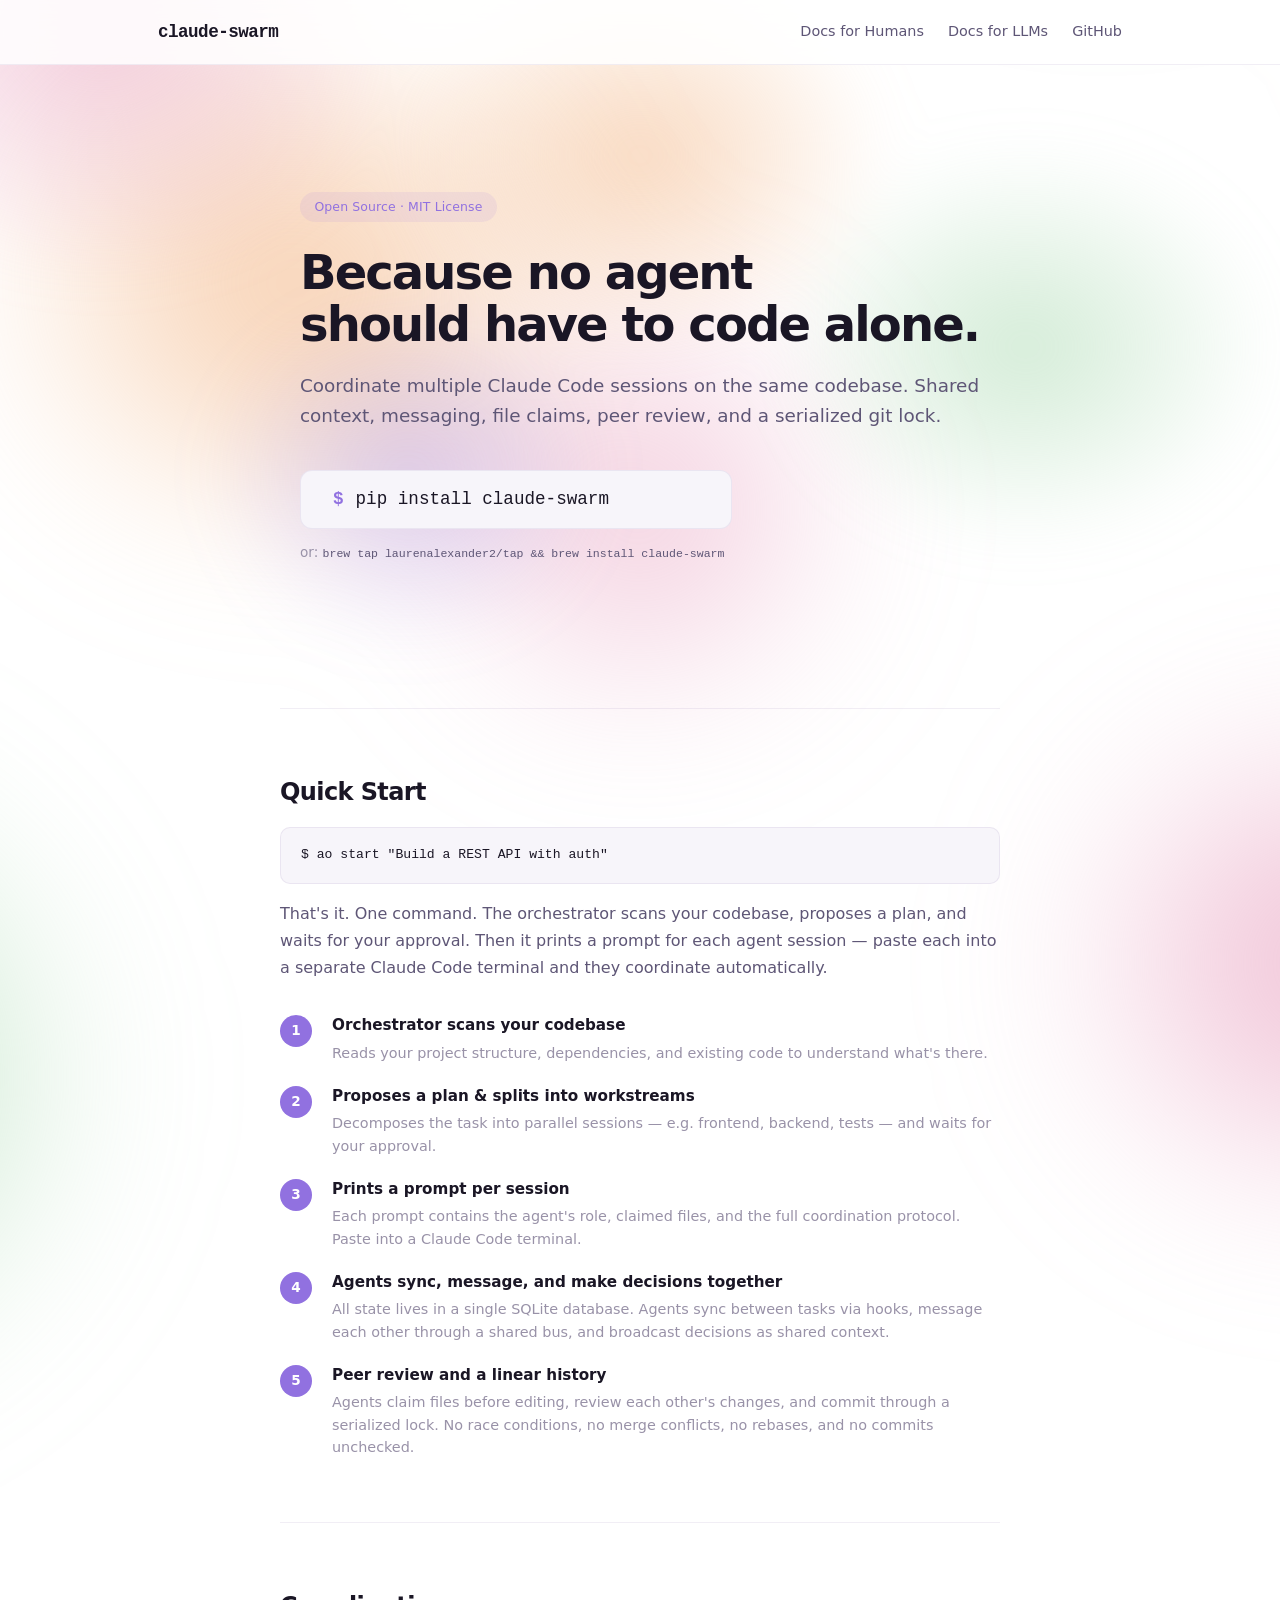
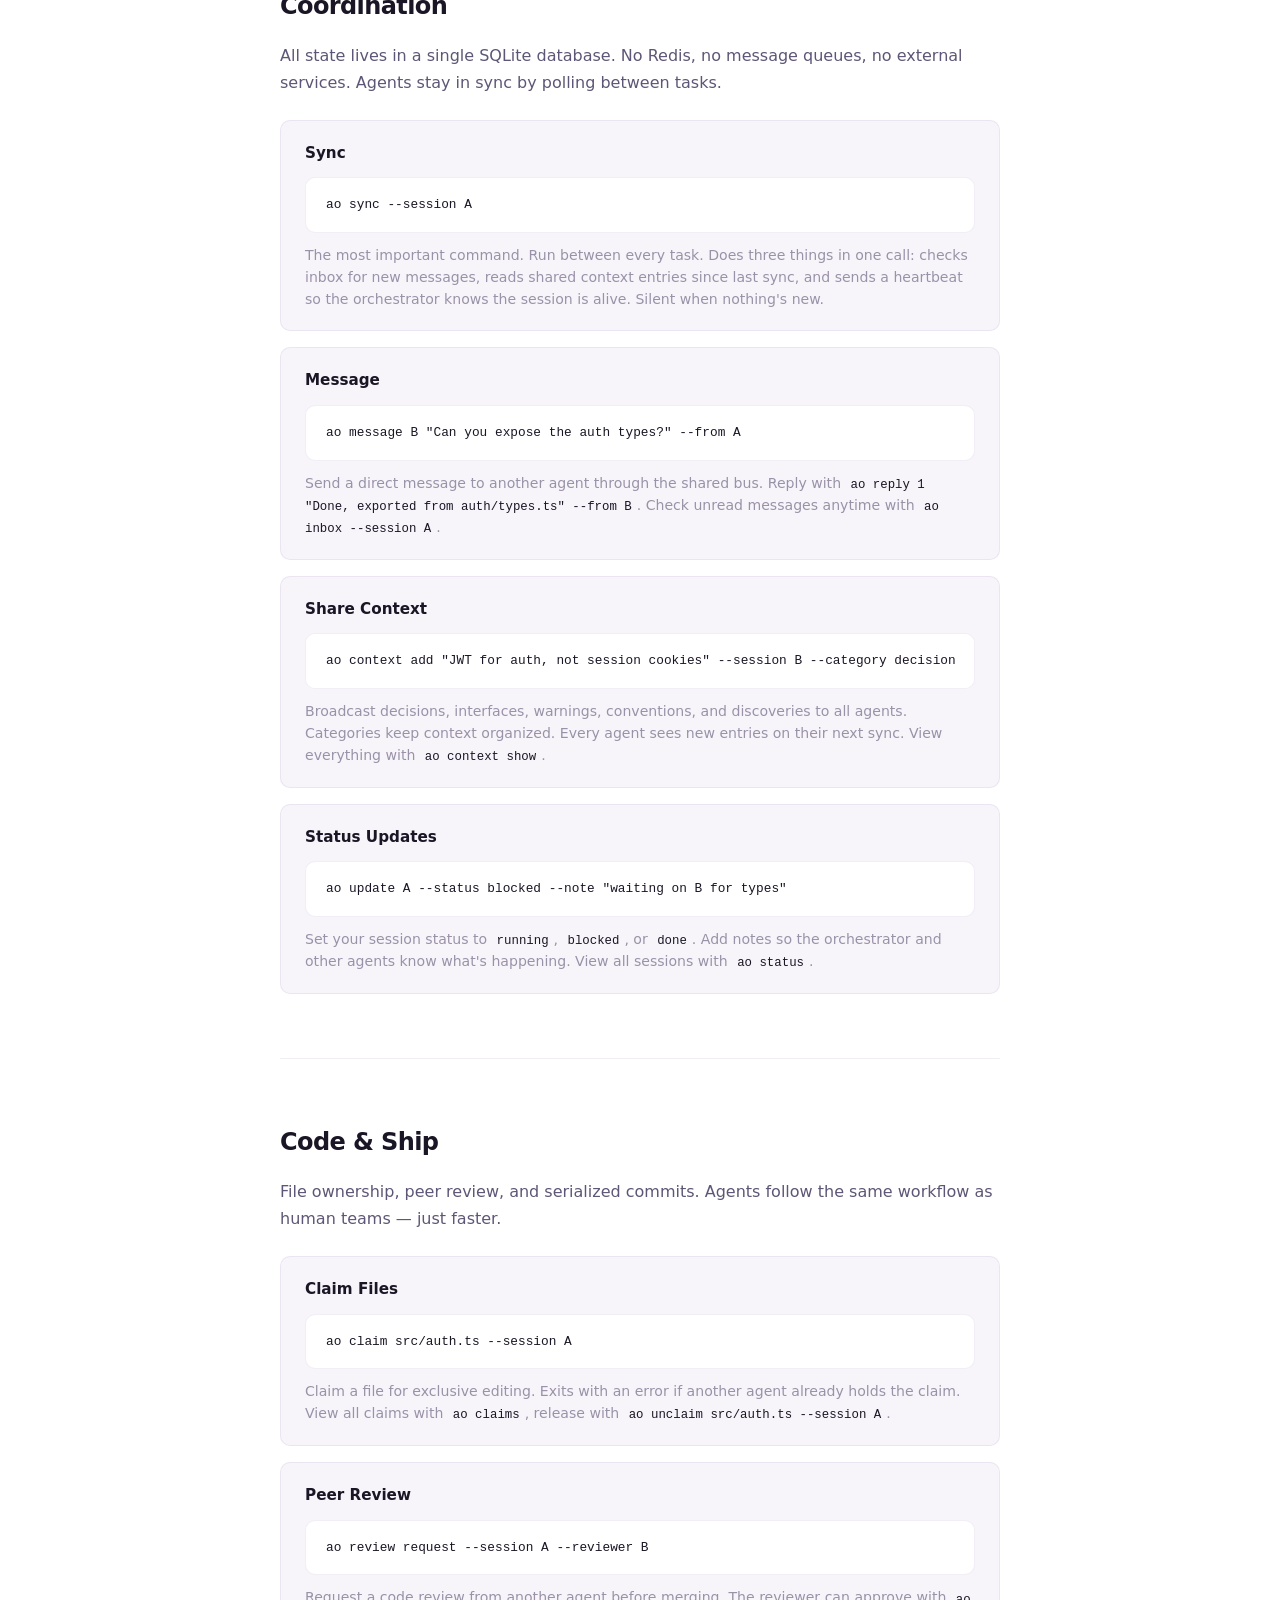
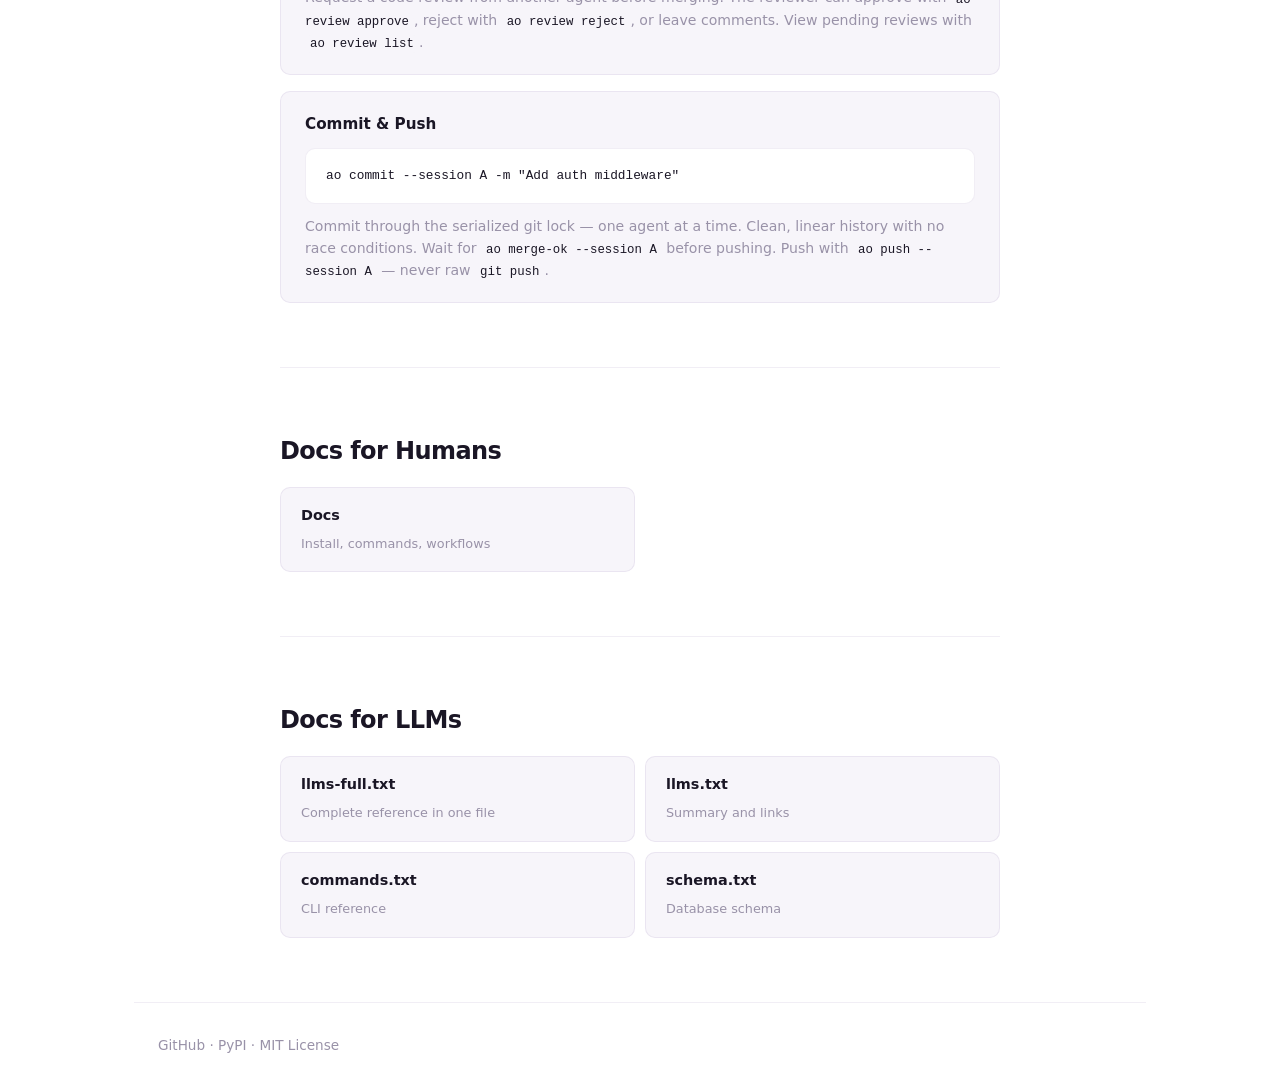
<file: docs/index.html>
<!DOCTYPE html>
<html lang="en">
<head>
<meta charset="utf-8">
<meta name="viewport" content="width=device-width, initial-scale=1">
<title>claude-swarm</title>
<link rel="stylesheet" href="style.css">
</head>
<body>
<nav><div class="inner">
  <a href="index.html" class="logo">claude-swarm</a>
  <div class="nav-links">
    <a href="docs.html">Docs for Humans</a>
    <details><summary>Docs for LLMs</summary><div class="dropdown">
      <a href="llms.txt">llms.txt <span>&mdash; summary and links</span></a>
      <a href="llms-full.txt">llms-full.txt <span>&mdash; complete reference</span></a>
      <a href="commands.txt">commands.txt <span>&mdash; CLI reference</span></a>
      <a href="schema.txt">schema.txt <span>&mdash; database schema</span></a>
    </div></details>
    <a href="https://github.com/laurenalexander2/agent-orchestrator">GitHub</a>
  </div>
</div></nav>

<main>
<div class="hero">
  <div class="hero-inner">
    <div class="badge">Open Source &middot; MIT License</div>
    <h1><span class="line1">Because no agent</span><br><span class="line2">should have to code alone.</span></h1>
    <p class="hero-sub">Coordinate multiple Claude Code sessions on the same codebase. Shared context, messaging, file claims, peer review, and a serialized git lock.</p>
    <div class="install-row">
      <div class="install-cmd" onclick="navigator.clipboard.writeText('pip install claude-swarm')">
        <span class="prompt">$</span> pip install claude-swarm
        <span class="copy-hint">Click to copy</span>
      </div>
    </div>
    <p class="install-alt">or: <code>brew tap laurenalexander2/tap && brew install claude-swarm</code></p>
  </div>
</div>

<div class="section">
  <h2>Quick Start</h2>
  <pre>$ ao start "Build a REST API with auth"</pre>
  <p>That's it. One command. The orchestrator scans your codebase, proposes a plan, and waits for your approval. Then it prints a prompt for each agent session &mdash; paste each into a separate Claude Code terminal and they coordinate automatically.</p>

  <div class="steps">
    <div class="step">
      <div class="step-num">1</div>
      <div class="step-content">
        <strong>Orchestrator scans your codebase</strong>
        <p>Reads your project structure, dependencies, and existing code to understand what's there.</p>
      </div>
    </div>
    <div class="step">
      <div class="step-num">2</div>
      <div class="step-content">
        <strong>Proposes a plan &amp; splits into workstreams</strong>
        <p>Decomposes the task into parallel sessions &mdash; e.g. frontend, backend, tests &mdash; and waits for your approval.</p>
      </div>
    </div>
    <div class="step">
      <div class="step-num">3</div>
      <div class="step-content">
        <strong>Prints a prompt per session</strong>
        <p>Each prompt contains the agent's role, claimed files, and the full coordination protocol. Paste into a Claude Code terminal.</p>
      </div>
    </div>
    <div class="step">
      <div class="step-num">4</div>
      <div class="step-content">
        <strong>Agents sync, message, and make decisions together</strong>
        <p>All state lives in a single SQLite database. Agents sync between tasks via hooks, message each other through a shared bus, and broadcast decisions as shared context.</p>
      </div>
    </div>
    <div class="step">
      <div class="step-num">5</div>
      <div class="step-content">
        <strong>Peer review and a linear history</strong>
        <p>Agents claim files before editing, review each other's changes, and commit through a serialized lock. No race conditions, no merge conflicts, no rebases, and no commits unchecked.</p>
      </div>
    </div>
  </div>
</div>

<div class="section">
  <h2>Coordination</h2>
  <p>All state lives in a single SQLite database. No Redis, no message queues, no external services. Agents stay in sync by polling between tasks.</p>

  <div class="cmd-grid">
    <div class="cmd-card">
      <h3>Sync</h3>
      <pre>ao sync --session A</pre>
      <p>The most important command. Run between every task. Does three things in one call: checks inbox for new messages, reads shared context entries since last sync, and sends a heartbeat so the orchestrator knows the session is alive. Silent when nothing's new.</p>
    </div>

    <div class="cmd-card">
      <h3>Message</h3>
      <pre>ao message B "Can you expose the auth types?" --from A</pre>
      <p>Send a direct message to another agent through the shared bus. Reply with <code>ao reply 1 "Done, exported from auth/types.ts" --from B</code>. Check unread messages anytime with <code>ao inbox --session A</code>.</p>
    </div>

    <div class="cmd-card">
      <h3>Share Context</h3>
      <pre>ao context add "JWT for auth, not session cookies" --session B --category decision</pre>
      <p>Broadcast decisions, interfaces, warnings, conventions, and discoveries to all agents. Categories keep context organized. Every agent sees new entries on their next sync. View everything with <code>ao context show</code>.</p>
    </div>

    <div class="cmd-card">
      <h3>Status Updates</h3>
      <pre>ao update A --status blocked --note "waiting on B for types"</pre>
      <p>Set your session status to <code>running</code>, <code>blocked</code>, or <code>done</code>. Add notes so the orchestrator and other agents know what's happening. View all sessions with <code>ao status</code>.</p>
    </div>
  </div>
</div>

<div class="section">
  <h2>Code &amp; Ship</h2>
  <p>File ownership, peer review, and serialized commits. Agents follow the same workflow as human teams &mdash; just faster.</p>

  <div class="cmd-grid">
    <div class="cmd-card">
      <h3>Claim Files</h3>
      <pre>ao claim src/auth.ts --session A</pre>
      <p>Claim a file for exclusive editing. Exits with an error if another agent already holds the claim. View all claims with <code>ao claims</code>, release with <code>ao unclaim src/auth.ts --session A</code>.</p>
    </div>

    <div class="cmd-card">
      <h3>Peer Review</h3>
      <pre>ao review request --session A --reviewer B</pre>
      <p>Request a code review from another agent before merging. The reviewer can approve with <code>ao review approve</code>, reject with <code>ao review reject</code>, or leave comments. View pending reviews with <code>ao review list</code>.</p>
    </div>

    <div class="cmd-card">
      <h3>Commit &amp; Push</h3>
      <pre>ao commit --session A -m "Add auth middleware"</pre>
      <p>Commit through the serialized git lock &mdash; one agent at a time. Clean, linear history with no race conditions. Wait for <code>ao merge-ok --session A</code> before pushing. Push with <code>ao push --session A</code> &mdash; never raw <code>git push</code>.</p>
    </div>
  </div>
</div>

<div class="section">
  <h2>Docs for Humans</h2>
  <div class="docs-row">
    <a href="docs.html" class="doc-link">
      <strong>Docs</strong>
      <span>Install, commands, workflows</span>
    </a>
  </div>
</div>

<div class="section">
  <h2>Docs for LLMs</h2>
  <div class="docs-row">
    <a href="llms-full.txt" class="doc-link">
      <strong>llms-full.txt</strong>
      <span>Complete reference in one file</span>
    </a>
    <a href="llms.txt" class="doc-link">
      <strong>llms.txt</strong>
      <span>Summary and links</span>
    </a>
    <a href="commands.txt" class="doc-link">
      <strong>commands.txt</strong>
      <span>CLI reference</span>
    </a>
    <a href="schema.txt" class="doc-link">
      <strong>schema.txt</strong>
      <span>Database schema</span>
    </a>
  </div>
</div>
</main>

<footer>
  <a href="https://github.com/laurenalexander2/agent-orchestrator">GitHub</a> &middot;
  <a href="https://pypi.org/project/claude-swarm/">PyPI</a> &middot;
  MIT License
</footer>

<script>
function fitHeroLines() {
  const h1 = document.querySelector('.hero h1');
  const line1 = document.querySelector('.hero .line1');
  const line2 = document.querySelector('.hero .line2');
  const container = document.querySelector('.hero-inner');
  if (!h1 || !line1 || !line2 || !container) return;
  const maxW = container.offsetWidth;

  // Find the size where the longer line just fits
  let size = 120;
  h1.style.fontSize = size + 'px';
  while ((line1.scrollWidth > maxW || line2.scrollWidth > maxW) && size > 16) {
    size -= 0.5;
    h1.style.fontSize = size + 'px';
  }
}
fitHeroLines();
window.addEventListener('resize', fitHeroLines);
</script>
</body>
</html>
</file>
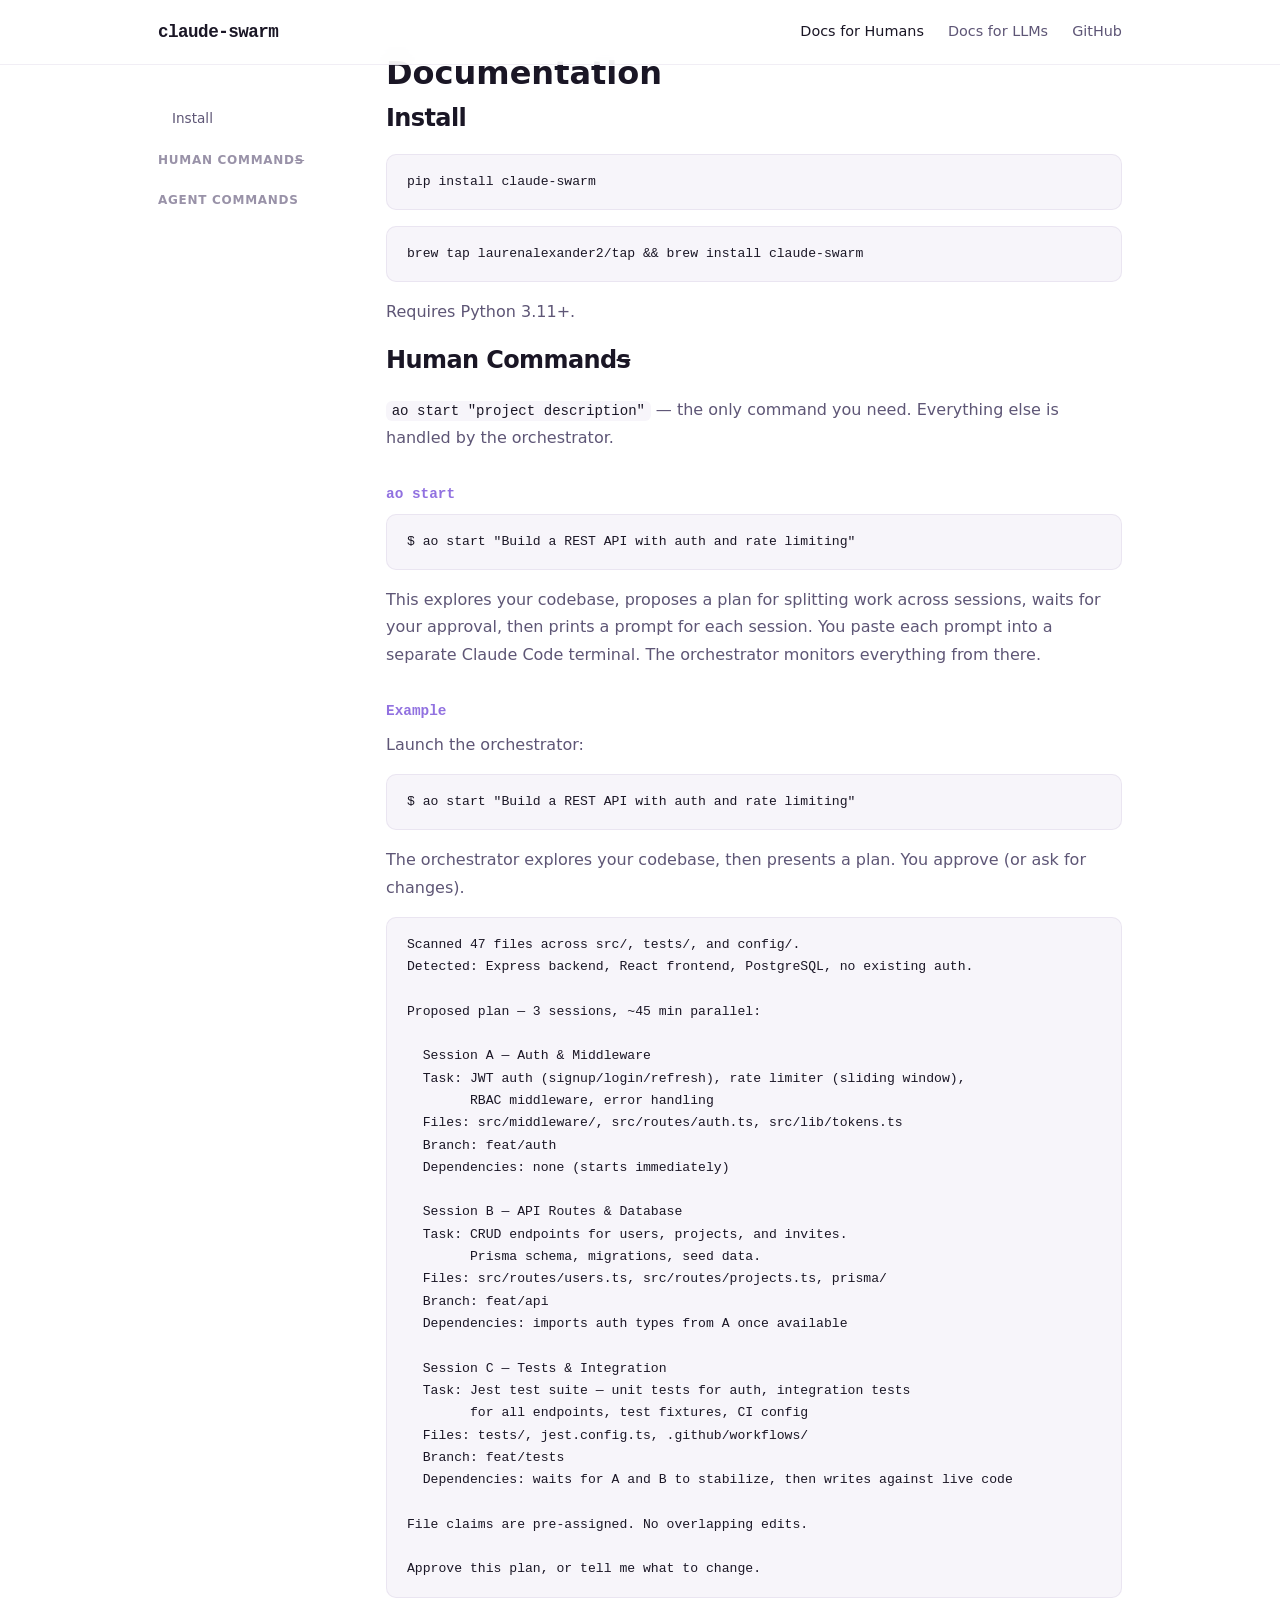
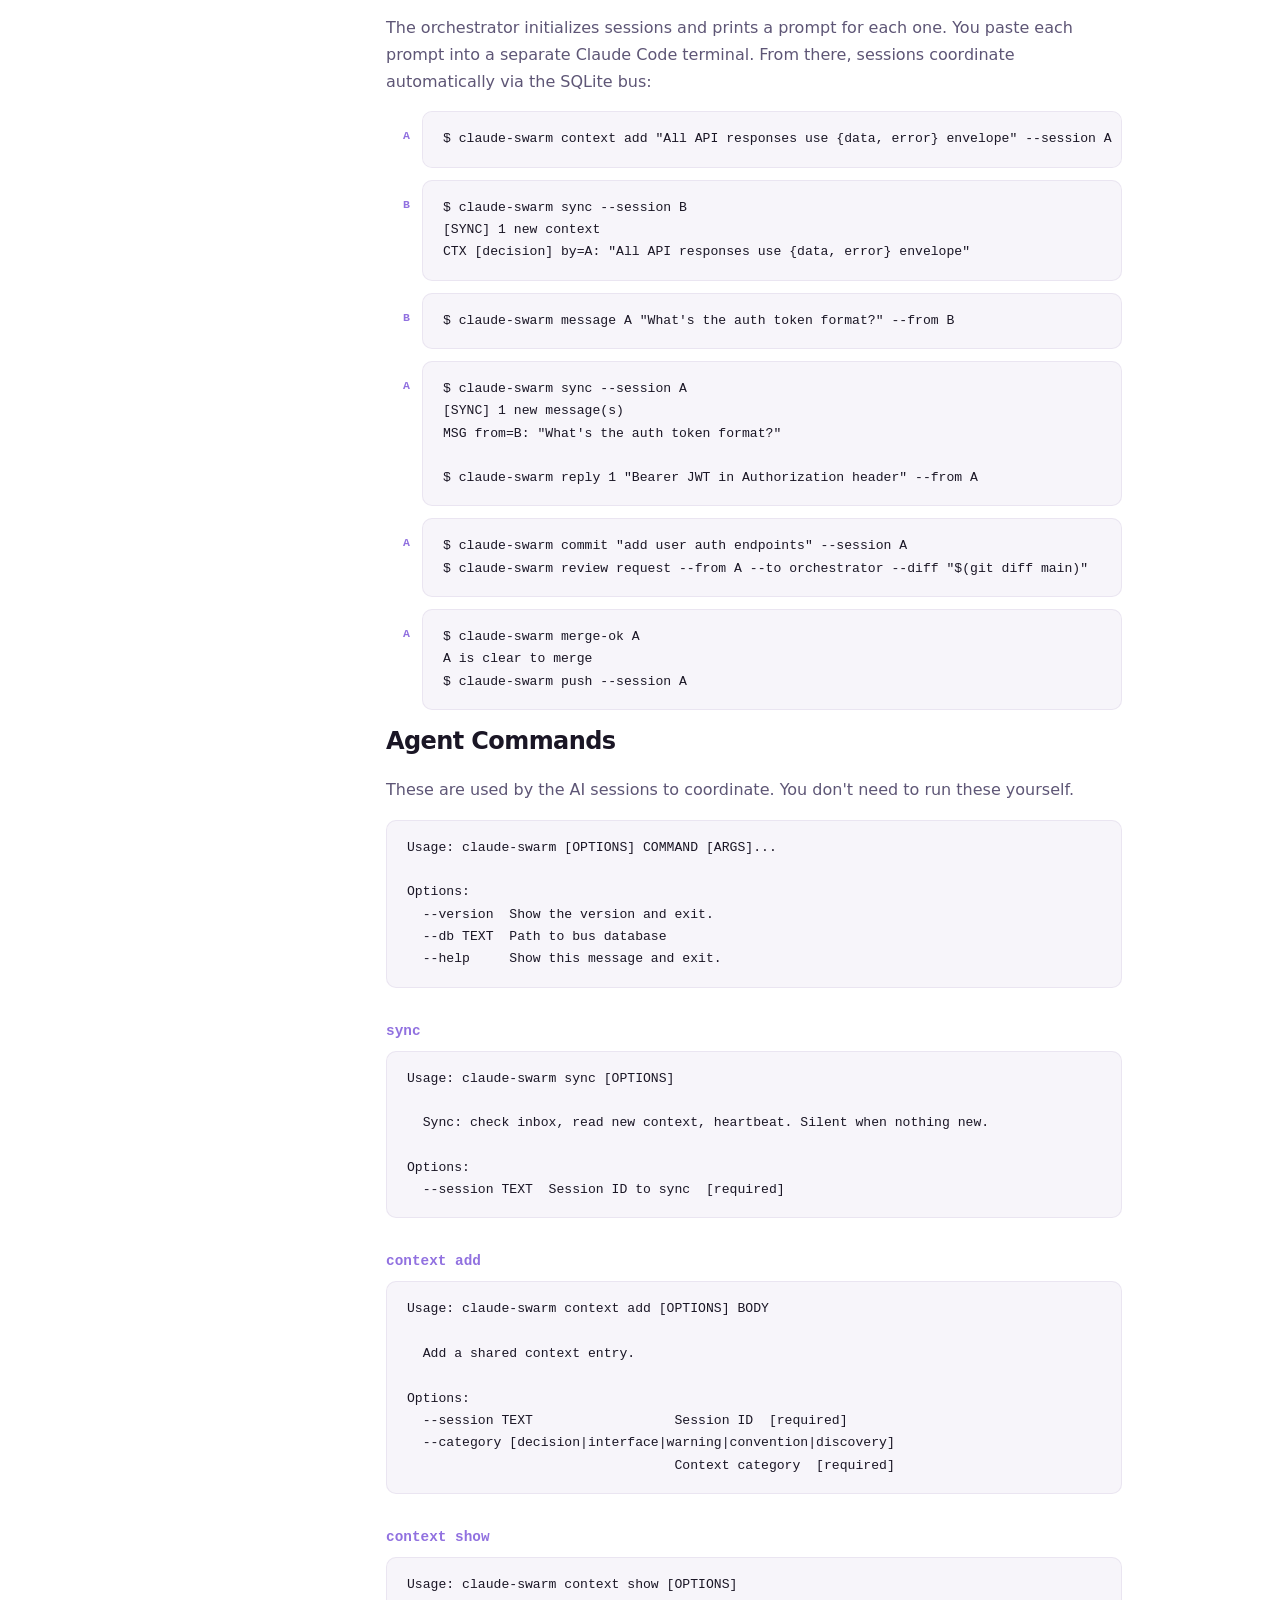
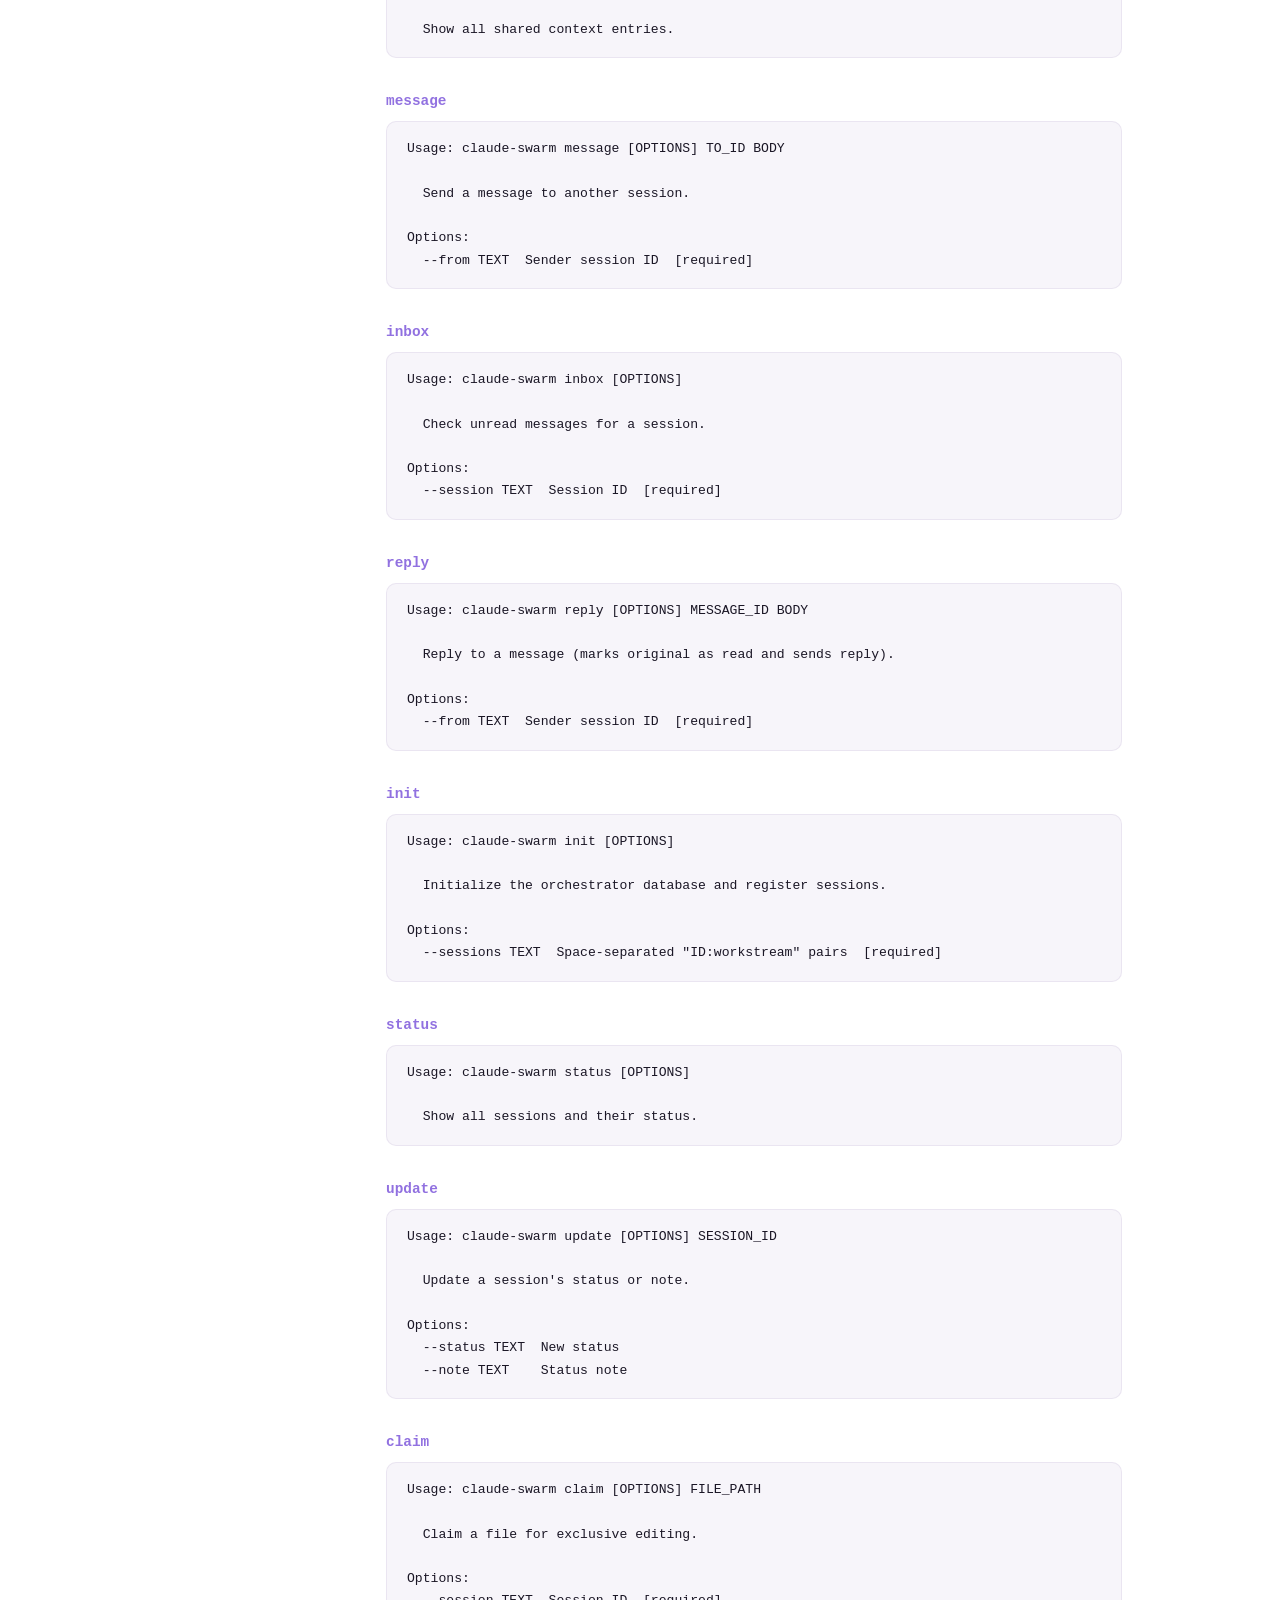
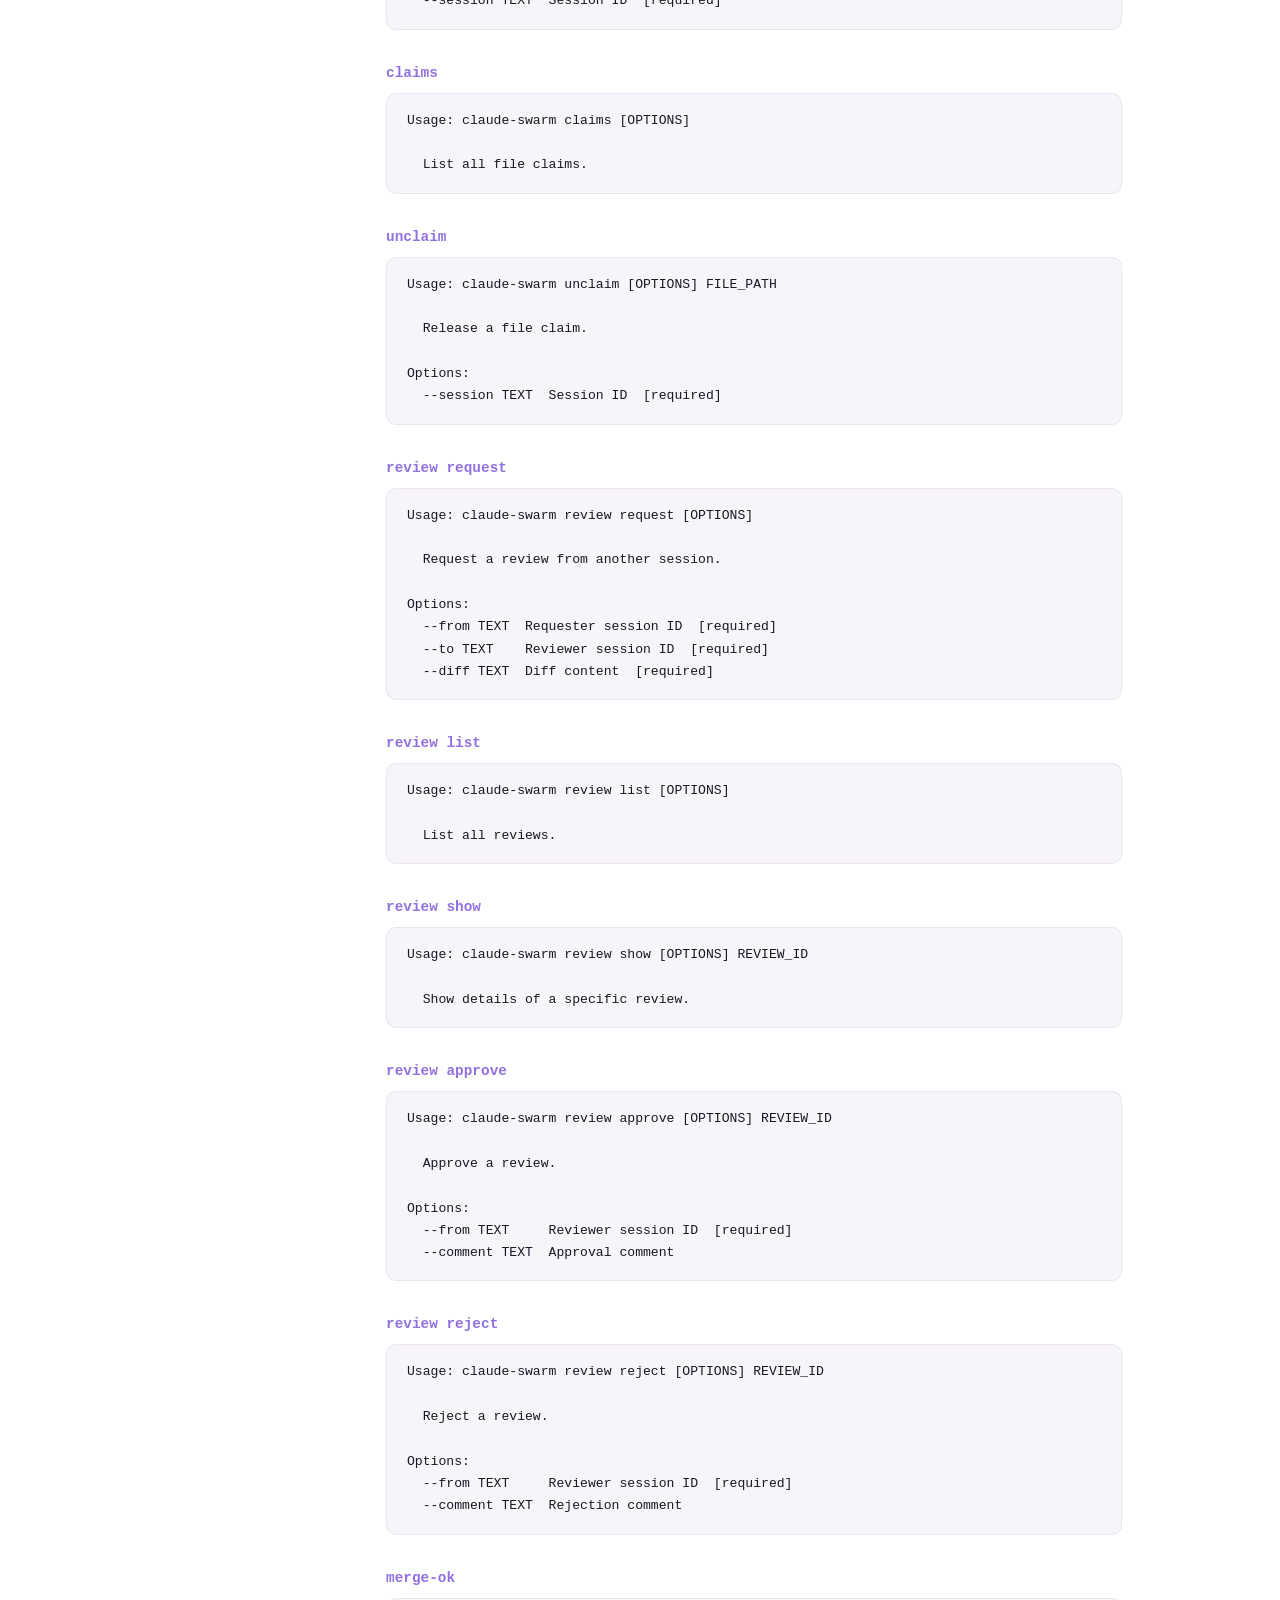
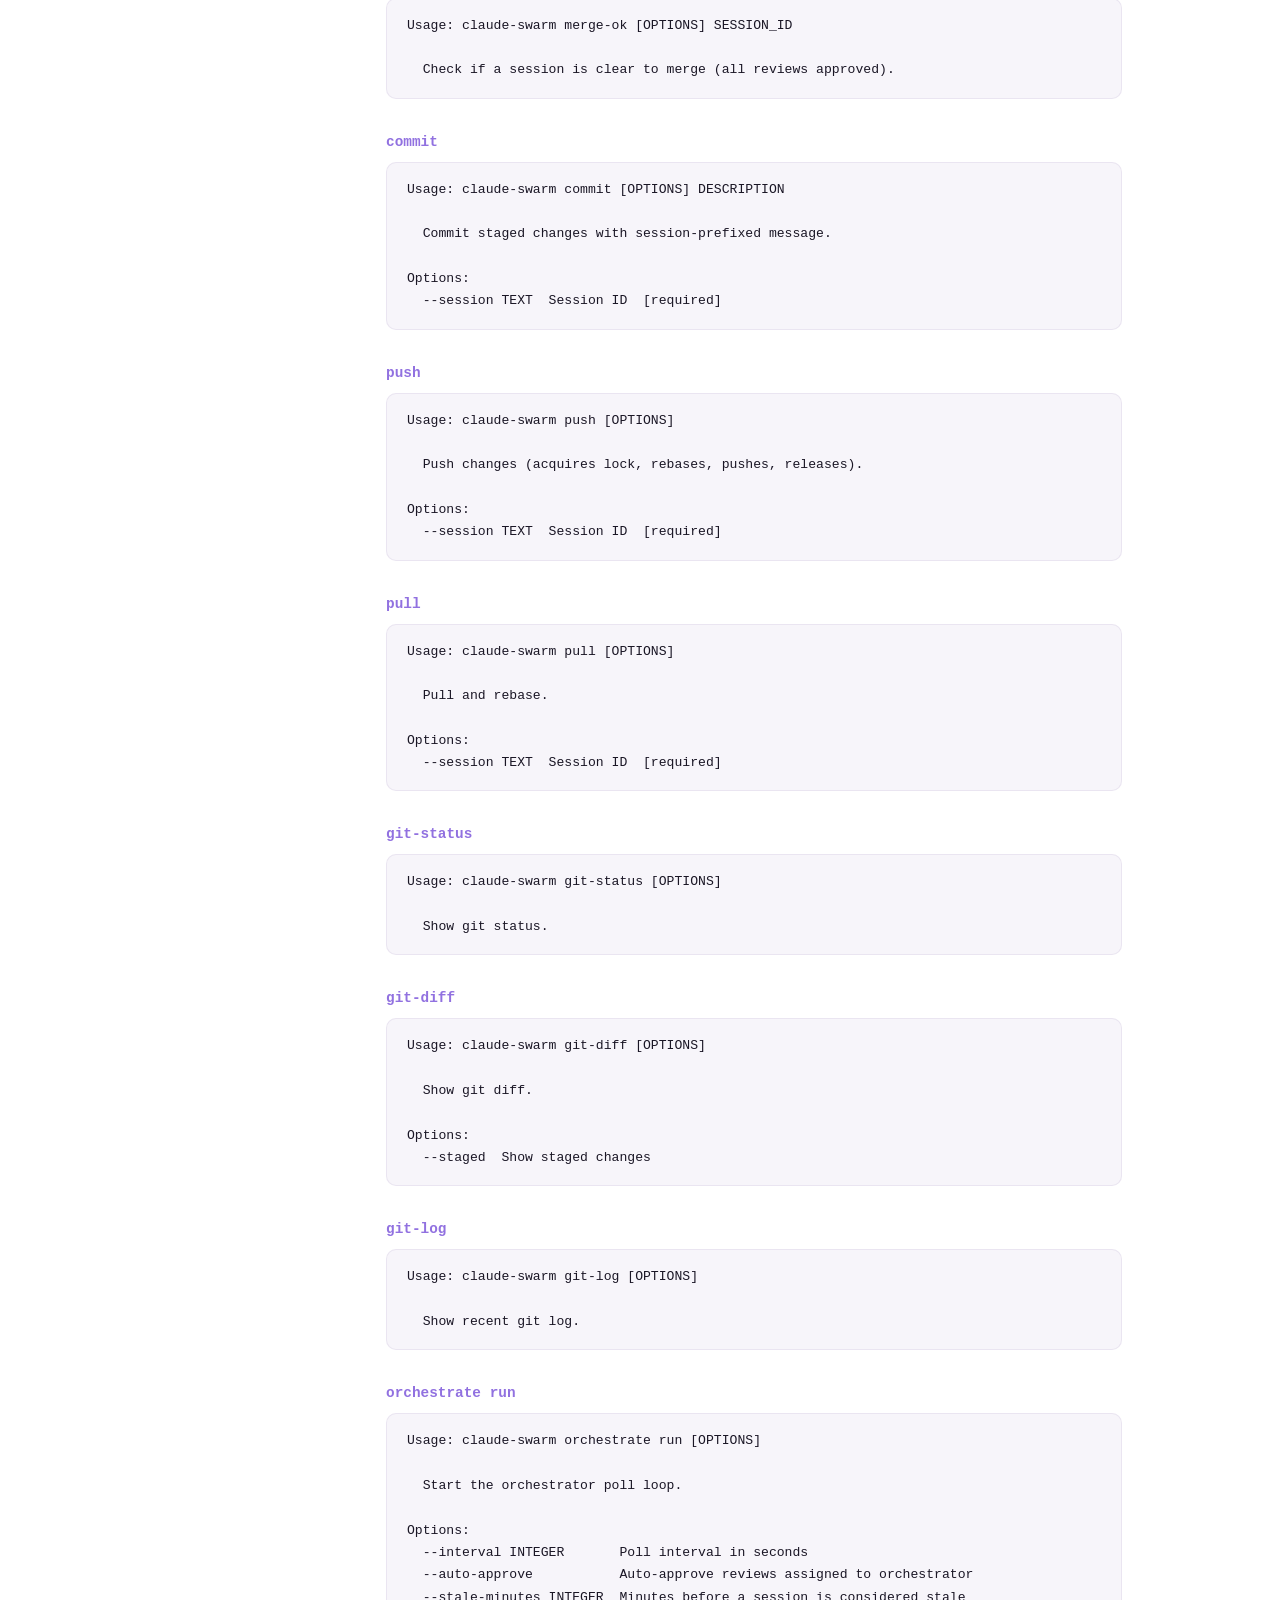
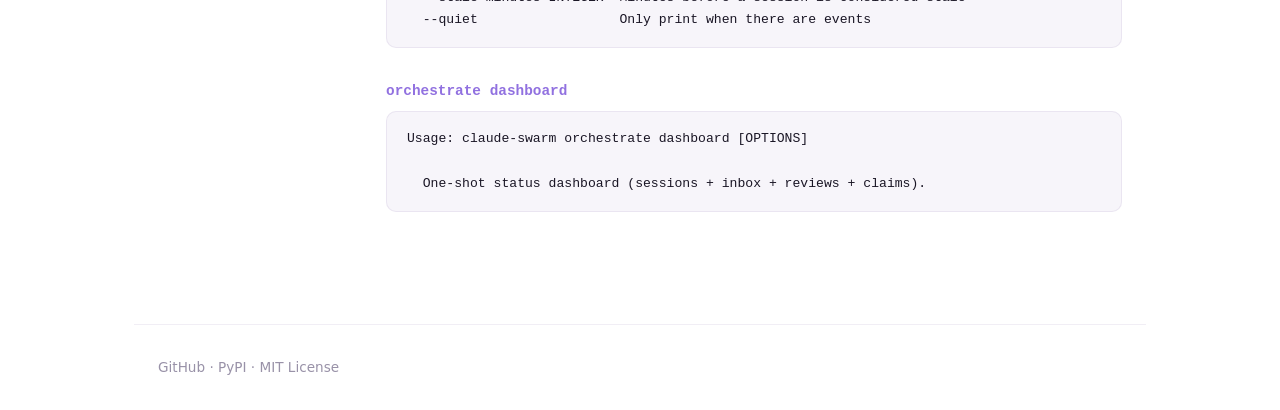
<file: docs/docs.html>
<!DOCTYPE html>
<html lang="en">
<head>
<meta charset="utf-8">
<meta name="viewport" content="width=device-width, initial-scale=1">
<title>Docs — claude-swarm</title>
<link rel="stylesheet" href="style.css">
</head>
<body>
<nav><div class="inner">
  <a href="index.html" class="logo">claude-swarm</a>
  <a href="docs.html" class="active">Docs for Humans</a>
  <details><summary>Docs for LLMs</summary><div class="dropdown">
    <a href="llms.txt">llms.txt <span>&mdash; summary and links</span></a>
    <a href="llms-full.txt">llms-full.txt <span>&mdash; complete reference</span></a>
    <a href="commands.txt">commands.txt <span>&mdash; CLI reference</span></a>
    <a href="schema.txt">schema.txt <span>&mdash; database schema</span></a>
  </div></details>
  <a href="https://github.com/laurenalexander2/agent-orchestrator">GitHub</a>
</div></nav>

<div class="with-sidebar">
<aside>
  <a href="#install">Install</a>

  <details>
    <summary>Human Command<s>s</s></summary>
    <a href="#ao-start">ao start</a>
    <a href="#example">Example</a>
  </details>

  <details>
    <summary>Agent Commands</summary>
    <details>
      <summary>Coordination</summary>
      <a href="#sync">sync</a>
      <a href="#context-add">context add</a>
      <a href="#context-show">context show</a>
    </details>
    <details>
      <summary>Messaging</summary>
      <a href="#message">message</a>
      <a href="#inbox">inbox</a>
      <a href="#reply">reply</a>
    </details>
    <details>
      <summary>Sessions</summary>
      <a href="#init">init</a>
      <a href="#status">status</a>
      <a href="#update">update</a>
    </details>
    <details>
      <summary>File Claims</summary>
      <a href="#claim">claim</a>
      <a href="#claims">claims</a>
      <a href="#unclaim">unclaim</a>
    </details>
    <details>
      <summary>Reviews</summary>
      <a href="#review-request">review request</a>
      <a href="#review-list">review list</a>
      <a href="#review-show">review show</a>
      <a href="#review-approve">review approve</a>
      <a href="#review-reject">review reject</a>
      <a href="#merge-ok">merge-ok</a>
    </details>
    <details>
      <summary>Git</summary>
      <a href="#commit">commit</a>
      <a href="#push">push</a>
      <a href="#pull">pull</a>
      <a href="#git-status">git-status</a>
      <a href="#git-diff">git-diff</a>
      <a href="#git-log">git-log</a>
    </details>
    <details>
      <summary>Orchestrator</summary>
      <a href="#orchestrate-run">orchestrate run</a>
      <a href="#orchestrate-dashboard">orchestrate dashboard</a>
    </details>
  </details>
</aside>

<main>
<h1>Documentation</h1>

<h2 id="install">Install</h2>
<pre>pip install claude-swarm</pre>
<pre>brew tap laurenalexander2/tap &amp;&amp; brew install claude-swarm</pre>
<p>Requires Python 3.11+.</p>

<h2 id="human-commands">Human Command<s>s</s></h2>
<p><code>ao start "project description"</code> &mdash; the only command you need. Everything else is handled by the orchestrator.</p>

<h3 id="ao-start">ao start</h3>
<pre>$ ao start "Build a REST API with auth and rate limiting"</pre>
<p>This explores your codebase, proposes a plan for splitting work across sessions, waits for your approval, then prints a prompt for each session. You paste each prompt into a separate Claude Code terminal. The orchestrator monitors everything from there.</p>

<h3 id="example">Example</h3>

<p>Launch the orchestrator:</p>
<pre>$ ao start "Build a REST API with auth and rate limiting"</pre>

<p>The orchestrator explores your codebase, then presents a plan. You approve (or ask for changes).</p>
<pre>Scanned 47 files across src/, tests/, and config/.
Detected: Express backend, React frontend, PostgreSQL, no existing auth.

Proposed plan — 3 sessions, ~45 min parallel:

  Session A — Auth &amp; Middleware
  Task: JWT auth (signup/login/refresh), rate limiter (sliding window),
        RBAC middleware, error handling
  Files: src/middleware/, src/routes/auth.ts, src/lib/tokens.ts
  Branch: feat/auth
  Dependencies: none (starts immediately)

  Session B — API Routes &amp; Database
  Task: CRUD endpoints for users, projects, and invites.
        Prisma schema, migrations, seed data.
  Files: src/routes/users.ts, src/routes/projects.ts, prisma/
  Branch: feat/api
  Dependencies: imports auth types from A once available

  Session C — Tests &amp; Integration
  Task: Jest test suite — unit tests for auth, integration tests
        for all endpoints, test fixtures, CI config
  Files: tests/, jest.config.ts, .github/workflows/
  Branch: feat/tests
  Dependencies: waits for A and B to stabilize, then writes against live code

File claims are pre-assigned. No overlapping edits.

Approve this plan, or tell me what to change.</pre>

<p>The orchestrator initializes sessions and prints a prompt for each one. You paste each prompt into a separate Claude Code terminal. From there, sessions coordinate automatically via the SQLite bus:</p>

<div class="session-step"><div class="label">A</div>
<pre>$ claude-swarm context add "All API responses use {data, error} envelope" --session A --category decision</pre></div>

<div class="session-step"><div class="label">B</div>
<pre>$ claude-swarm sync --session B
[SYNC] 1 new context
CTX [decision] by=A: "All API responses use {data, error} envelope"</pre></div>

<div class="session-step"><div class="label">B</div>
<pre>$ claude-swarm message A "What's the auth token format?" --from B</pre></div>

<div class="session-step"><div class="label">A</div>
<pre>$ claude-swarm sync --session A
[SYNC] 1 new message(s)
MSG from=B: "What's the auth token format?"

$ claude-swarm reply 1 "Bearer JWT in Authorization header" --from A</pre></div>

<div class="session-step"><div class="label">A</div>
<pre>$ claude-swarm commit "add user auth endpoints" --session A
$ claude-swarm review request --from A --to orchestrator --diff "$(git diff main)"</pre></div>

<div class="session-step"><div class="label">A</div>
<pre>$ claude-swarm merge-ok A
A is clear to merge
$ claude-swarm push --session A</pre></div>

<h2 id="agent-commands">Agent Commands</h2>
<p>These are used by the AI sessions to coordinate. You don't need to run these yourself.</p>

<pre>
Usage: claude-swarm [OPTIONS] COMMAND [ARGS]...

Options:
  --version  Show the version and exit.
  --db TEXT  Path to bus database
  --help     Show this message and exit.</pre>

<h3 id="sync">sync</h3>
<pre>
Usage: claude-swarm sync [OPTIONS]

  Sync: check inbox, read new context, heartbeat. Silent when nothing new.

Options:
  --session TEXT  Session ID to sync  [required]</pre>

<h3 id="context-add">context add</h3>
<pre>
Usage: claude-swarm context add [OPTIONS] BODY

  Add a shared context entry.

Options:
  --session TEXT                  Session ID  [required]
  --category [decision|interface|warning|convention|discovery]
                                  Context category  [required]</pre>

<h3 id="context-show">context show</h3>
<pre>
Usage: claude-swarm context show [OPTIONS]

  Show all shared context entries.</pre>

<h3 id="message">message</h3>
<pre>
Usage: claude-swarm message [OPTIONS] TO_ID BODY

  Send a message to another session.

Options:
  --from TEXT  Sender session ID  [required]</pre>

<h3 id="inbox">inbox</h3>
<pre>
Usage: claude-swarm inbox [OPTIONS]

  Check unread messages for a session.

Options:
  --session TEXT  Session ID  [required]</pre>

<h3 id="reply">reply</h3>
<pre>
Usage: claude-swarm reply [OPTIONS] MESSAGE_ID BODY

  Reply to a message (marks original as read and sends reply).

Options:
  --from TEXT  Sender session ID  [required]</pre>

<h3 id="init">init</h3>
<pre>
Usage: claude-swarm init [OPTIONS]

  Initialize the orchestrator database and register sessions.

Options:
  --sessions TEXT  Space-separated "ID:workstream" pairs  [required]</pre>

<h3 id="status">status</h3>
<pre>
Usage: claude-swarm status [OPTIONS]

  Show all sessions and their status.</pre>

<h3 id="update">update</h3>
<pre>
Usage: claude-swarm update [OPTIONS] SESSION_ID

  Update a session's status or note.

Options:
  --status TEXT  New status
  --note TEXT    Status note</pre>

<h3 id="claim">claim</h3>
<pre>
Usage: claude-swarm claim [OPTIONS] FILE_PATH

  Claim a file for exclusive editing.

Options:
  --session TEXT  Session ID  [required]</pre>

<h3 id="claims">claims</h3>
<pre>
Usage: claude-swarm claims [OPTIONS]

  List all file claims.</pre>

<h3 id="unclaim">unclaim</h3>
<pre>
Usage: claude-swarm unclaim [OPTIONS] FILE_PATH

  Release a file claim.

Options:
  --session TEXT  Session ID  [required]</pre>

<h3 id="review-request">review request</h3>
<pre>
Usage: claude-swarm review request [OPTIONS]

  Request a review from another session.

Options:
  --from TEXT  Requester session ID  [required]
  --to TEXT    Reviewer session ID  [required]
  --diff TEXT  Diff content  [required]</pre>

<h3 id="review-list">review list</h3>
<pre>
Usage: claude-swarm review list [OPTIONS]

  List all reviews.</pre>

<h3 id="review-show">review show</h3>
<pre>
Usage: claude-swarm review show [OPTIONS] REVIEW_ID

  Show details of a specific review.</pre>

<h3 id="review-approve">review approve</h3>
<pre>
Usage: claude-swarm review approve [OPTIONS] REVIEW_ID

  Approve a review.

Options:
  --from TEXT     Reviewer session ID  [required]
  --comment TEXT  Approval comment</pre>

<h3 id="review-reject">review reject</h3>
<pre>
Usage: claude-swarm review reject [OPTIONS] REVIEW_ID

  Reject a review.

Options:
  --from TEXT     Reviewer session ID  [required]
  --comment TEXT  Rejection comment</pre>

<h3 id="merge-ok">merge-ok</h3>
<pre>
Usage: claude-swarm merge-ok [OPTIONS] SESSION_ID

  Check if a session is clear to merge (all reviews approved).</pre>

<h3 id="commit">commit</h3>
<pre>
Usage: claude-swarm commit [OPTIONS] DESCRIPTION

  Commit staged changes with session-prefixed message.

Options:
  --session TEXT  Session ID  [required]</pre>

<h3 id="push">push</h3>
<pre>
Usage: claude-swarm push [OPTIONS]

  Push changes (acquires lock, rebases, pushes, releases).

Options:
  --session TEXT  Session ID  [required]</pre>

<h3 id="pull">pull</h3>
<pre>
Usage: claude-swarm pull [OPTIONS]

  Pull and rebase.

Options:
  --session TEXT  Session ID  [required]</pre>

<h3 id="git-status">git-status</h3>
<pre>
Usage: claude-swarm git-status [OPTIONS]

  Show git status.</pre>

<h3 id="git-diff">git-diff</h3>
<pre>
Usage: claude-swarm git-diff [OPTIONS]

  Show git diff.

Options:
  --staged  Show staged changes</pre>

<h3 id="git-log">git-log</h3>
<pre>
Usage: claude-swarm git-log [OPTIONS]

  Show recent git log.</pre>

<h3 id="orchestrate-run">orchestrate run</h3>
<pre>
Usage: claude-swarm orchestrate run [OPTIONS]

  Start the orchestrator poll loop.

Options:
  --interval INTEGER       Poll interval in seconds
  --auto-approve           Auto-approve reviews assigned to orchestrator
  --stale-minutes INTEGER  Minutes before a session is considered stale
  --quiet                  Only print when there are events</pre>

<h3 id="orchestrate-dashboard">orchestrate dashboard</h3>
<pre>
Usage: claude-swarm orchestrate dashboard [OPTIONS]

  One-shot status dashboard (sessions + inbox + reviews + claims).</pre>
</main>
</div>

<footer>
  <a href="https://github.com/laurenalexander2/agent-orchestrator">GitHub</a> &middot;
  <a href="https://pypi.org/project/claude-swarm/">PyPI</a> &middot;
  MIT License
</footer>
</body>
</html>
</file>
<file: docs/style.css>
:root {
  --bg: #ffffff;
  --surface: #faf9fc;
  --text: #1a1625;
  --text-secondary: #5e5676;
  --text-muted: #9992a8;
  --border: rgba(120,90,160,0.1);
  --code-bg: #f7f5fa;
  --accent: #9171e0;
  --pink: #e8a0bf;
  --peach: #f0c5a8;
  --green: #9dd4a5;
  --haze: linear-gradient(135deg, rgba(232,160,191,0.12), rgba(145,113,224,0.1), rgba(240,197,168,0.1), rgba(157,212,165,0.08));
  --mono: 'SF Mono', 'Cascadia Code', 'JetBrains Mono', ui-monospace, monospace;
  --sans: -apple-system, BlinkMacSystemFont, 'Segoe UI', system-ui, Helvetica, Arial, sans-serif;
}

* { margin: 0; padding: 0; box-sizing: border-box; }
html { font-size: 16px; }

body {
  font-family: var(--sans);
  background: var(--bg);
  color: var(--text);
  line-height: 1.6;
  -webkit-font-smoothing: antialiased;
}

/* === NAV === */
nav {
  border-bottom: 1px solid var(--border);
  background: rgba(255,255,255,0.85);
  backdrop-filter: blur(16px);
  -webkit-backdrop-filter: blur(16px);
  position: fixed;
  top: 0; left: 0; right: 0;
  z-index: 100;
}

nav .inner {
  max-width: 1012px;
  margin: 0 auto;
  display: flex;
  align-items: center;
  gap: 1.5rem;
  height: 4rem;
  padding: 0 1.5rem;
}

nav .logo {
  font-family: var(--mono);
  font-weight: 800;
  font-size: 1.1rem;
  color: var(--text);
  text-decoration: none;
  letter-spacing: -0.03em;
  margin-right: auto;
}

nav .nav-links {
  display: flex;
  align-items: center;
  gap: 1.5rem;
}

nav a {
  color: var(--text-secondary);
  text-decoration: none;
  font-size: 0.9rem;
  font-weight: 500;
}

nav a:hover, nav a.active { color: var(--text); }

nav details { position: relative; }

nav details summary {
  color: var(--text-secondary);
  font-size: 0.9rem;
  font-weight: 500;
  cursor: pointer;
  list-style: none;
}

nav details summary::-webkit-details-marker { display: none; }
nav details summary:hover { color: var(--text); }
nav details[open] summary { color: var(--text); }

nav details .dropdown {
  position: absolute;
  top: calc(100% + 0.75rem);
  right: 0;
  background: #fff;
  border: 1px solid var(--border);
  border-radius: 12px;
  padding: 0.5rem;
  min-width: 300px;
  z-index: 20;
  box-shadow: 0 12px 28px rgba(100,60,140,0.1);
}

nav details .dropdown a {
  display: block;
  padding: 0.5rem 0.75rem;
  border-radius: 8px;
}

nav details .dropdown a:hover { background: var(--code-bg); text-decoration: none; }

nav details .dropdown span {
  color: var(--text-muted);
  font-size: 0.8rem;
}

/* === MAIN === */
main {
  max-width: 1012px;
  margin: 0 auto;
  padding: 0 1.5rem;
}

/* === HERO === */
.hero {
  padding: 12rem 0 8rem;
  position: relative;
}

.hero {
  overflow: visible;
}

.hero::before,
.hero::after {
  content: "";
  position: absolute;
  pointer-events: none;
  z-index: -1;
}

.hero::before {
  top: -120%; left: -70%; right: -70%;
  bottom: -100%;
  background:
    radial-gradient(ellipse 1000px 800px at 0% 20%, rgba(232,160,191,1) 0%, transparent 50%),
    radial-gradient(ellipse 700px 550px at 45% 5%, rgba(145,113,224,0.7) 0%, transparent 50%),
    radial-gradient(ellipse 900px 750px at 55% 10%, rgba(243,180,130,1) 0%, transparent 50%),
    radial-gradient(ellipse 850px 700px at 100% 35%, rgba(240,197,168,1) 0%, transparent 50%),
    radial-gradient(ellipse 800px 700px at 10% 85%, rgba(157,212,165,0.95) 0%, transparent 50%),
    radial-gradient(ellipse 650px 600px at 80% 80%, rgba(232,160,191,0.8) 0%, transparent 45%),
    radial-gradient(ellipse 700px 600px at 35% 50%, rgba(243,180,130,0.75) 0%, transparent 45%),
    radial-gradient(ellipse 600px 500px at 70% 25%, rgba(157,212,165,0.75) 0%, transparent 45%),
    radial-gradient(ellipse 500px 500px at 50% 60%, rgba(232,160,191,0.65) 0%, transparent 45%);
  filter: blur(80px);
}

.hero::after {
  top: -50%; left: -30%; right: -30%;
  bottom: -30%;
  background:
    radial-gradient(ellipse 600px 500px at 15% 30%, rgba(232,160,191,0.5) 0%, transparent 50%),
    radial-gradient(ellipse 500px 400px at 75% 55%, rgba(157,212,165,0.45) 0%, transparent 50%),
    radial-gradient(ellipse 500px 400px at 50% 40%, rgba(243,180,130,0.5) 0%, transparent 50%),
    radial-gradient(ellipse 400px 350px at 35% 65%, rgba(145,113,224,0.3) 0%, transparent 50%);
  filter: blur(30px);
}

.hero-inner {
  max-width: 680px;
  margin: 0 auto;
  text-align: left;
}

.badge {
  display: inline-block;
  font-size: 0.78rem;
  font-weight: 500;
  color: var(--accent);
  background: rgba(145,113,224,0.1);
  padding: 0.3rem 0.9rem;
  border-radius: 100px;
  margin-bottom: 1.5rem;
  letter-spacing: 0.01em;
}

.hero h1 {
  font-weight: 800;
  letter-spacing: -0.04em;
  line-height: 1.1;
  color: var(--text);
  margin-bottom: 1.25rem;
  white-space: nowrap;
}

.hero h1 br { display: none; }

.hero h1 .line1,
.hero h1 .line2 {
  display: block;
  white-space: nowrap;
}

.hero .hero-sub {
  font-size: 1.15rem;
  color: var(--text-secondary);
  margin-bottom: 2.5rem;
  line-height: 1.6;
  max-width: 100%;
}

.install-row {
  margin-bottom: 0.75rem;
}

.install-cmd {
  display: inline-flex;
  align-items: center;
  gap: 0.75rem;
  font-family: var(--mono);
  font-size: 1.1rem;
  font-weight: 500;
  background: var(--code-bg);
  border: 1px solid var(--border);
  border-radius: 12px;
  padding: 0.9rem 2rem;
  color: var(--text);
  cursor: pointer;
  transition: border-color 0.2s, box-shadow 0.2s;
}

.install-cmd:hover {
  border-color: rgba(145,113,224,0.25);
  box-shadow: 0 4px 16px rgba(145,113,224,0.08);
}

.install-cmd .prompt {
  color: var(--accent);
  font-weight: 700;
}

.install-cmd .copy-hint {
  font-family: var(--sans);
  font-size: 0.72rem;
  color: var(--text-muted);
  font-weight: 400;
  margin-left: 0.25rem;
  opacity: 0;
  transition: opacity 0.2s;
}

.install-cmd:hover .copy-hint { opacity: 1; }

.install-alt {
  font-size: 0.85rem;
  color: var(--text-muted);
}

.install-alt code {
  font-family: var(--mono);
  font-size: 0.85em;
  background: none;
  padding: 0;
  color: var(--text-secondary);
}

/* === SECTIONS === */
.section {
  padding: 4rem 0;
  max-width: 720px;
  margin: 0 auto;
  border-top: 1px solid var(--border);
}

/* === STEPS === */
.steps {
  margin-top: 2rem;
  display: flex;
  flex-direction: column;
  gap: 1.25rem;
}

.step {
  display: flex;
  gap: 1.25rem;
  align-items: flex-start;
}

.step-num {
  flex-shrink: 0;
  width: 32px;
  height: 32px;
  border-radius: 50%;
  background: var(--accent);
  color: #fff;
  font-size: 0.85rem;
  font-weight: 700;
  display: flex;
  align-items: center;
  justify-content: center;
  margin-top: 2px;
}

.step-content strong {
  display: block;
  margin-bottom: 0.25rem;
  font-size: 0.95rem;
}

.step-content p {
  font-size: 0.9rem;
  margin-bottom: 0;
  color: var(--text-muted);
  line-height: 1.55;
}

/* === FEATURES === */
.feature-row {
  display: grid;
  grid-template-columns: 1fr 1fr;
  gap: 1.5rem 2rem;
  margin-top: 1.5rem;
}

.feature strong {
  display: block;
  font-size: 0.95rem;
  margin-bottom: 0.3rem;
}

.feature p {
  font-size: 0.88rem;
  color: var(--text-muted);
  margin-bottom: 0;
  line-height: 1.55;
}

/* === DOCS ROW === */
.docs-row {
  display: grid;
  grid-template-columns: 1fr 1fr;
  gap: 10px;
  margin-top: 1rem;
}

.doc-link {
  display: block;
  padding: 1rem 1.25rem;
  background: var(--code-bg);
  border: 1px solid var(--border);
  border-radius: 10px;
  text-decoration: none;
  transition: border-color 0.2s, transform 0.2s;
}

.doc-link:hover {
  border-color: rgba(145,113,224,0.3);
  transform: translateY(-2px);
  text-decoration: none;
}

.doc-link strong {
  display: block;
  font-size: 0.9rem;
  color: var(--text);
  margin-bottom: 0.2rem;
}

.doc-link span {
  font-size: 0.8rem;
  color: var(--text-muted);
}

/* === CMD GRID === */
.cmd-grid {
  display: flex;
  flex-direction: column;
  gap: 1rem;
  margin-top: 1.5rem;
}

.cmd-card {
  background: var(--code-bg);
  border: 1px solid var(--border);
  border-radius: 10px;
  padding: 1.25rem 1.5rem;
}

.cmd-card h3 {
  font-family: var(--sans);
  font-size: 0.95rem;
  font-weight: 600;
  color: var(--text);
  margin: 0 0 0.75rem;
}

.cmd-card pre {
  margin-bottom: 0.75rem;
  font-size: 0.8rem;
  background: var(--bg);
}

.cmd-card p {
  font-size: 0.88rem;
  color: var(--text-muted);
  margin-bottom: 0;
  line-height: 1.55;
}

@media (max-width: 640px) {
  .feature-row { grid-template-columns: 1fr; }
  .docs-row { grid-template-columns: 1fr; }
}

h2 {
  font-size: 1.5rem;
  font-weight: 700;
  letter-spacing: -0.025em;
  margin-bottom: 1rem;
  color: var(--text);
}

h3 {
  font-size: 0.9rem;
  font-weight: 600;
  margin-top: 2rem;
  margin-bottom: 0.5rem;
  font-family: var(--mono);
  color: var(--accent);
}

p {
  margin-bottom: 1rem;
  color: var(--text-secondary);
  line-height: 1.7;
}

a { color: var(--accent); text-decoration: none; }
a:hover { text-decoration: underline; }

strong { color: var(--text); font-weight: 600; }

/* === CODE === */
pre {
  background: var(--code-bg);
  border: 1px solid var(--border);
  border-radius: 10px;
  padding: 1rem 1.25rem;
  overflow-x: auto;
  font-family: var(--mono);
  font-size: 0.82rem;
  line-height: 1.7;
  margin-bottom: 1rem;
  color: var(--text);
}

code {
  font-family: var(--mono);
  font-size: 0.88em;
  background: var(--code-bg);
  padding: 0.15em 0.4em;
  border-radius: 6px;
  color: var(--text);
}

pre code {
  background: none;
  padding: 0;
  border-radius: 0;
}

/* === LISTS === */
ul, ol {
  margin-bottom: 1rem;
  padding-left: 1.5rem;
  color: var(--text-secondary);
}

li { margin-bottom: 0.35rem; }
li strong { color: var(--text); }

/* === SIDEBAR LAYOUT === */
.with-sidebar {
  max-width: 1012px;
  margin: 0 auto;
  display: flex;
  gap: 3rem;
  padding: 0 1.5rem;
}

.with-sidebar aside {
  position: sticky;
  top: 4.5rem;
  align-self: flex-start;
  width: 180px;
  flex-shrink: 0;
  padding: 2rem 0;
  height: calc(100vh - 4.5rem);
  overflow-y: auto;
}

.with-sidebar aside::-webkit-scrollbar { display: none; }

.with-sidebar aside > a {
  display: block;
  padding: 0.25rem 0 0.25rem 0.75rem;
  font-size: 0.85rem;
  font-weight: 500;
  color: var(--text-secondary);
  text-decoration: none;
  border-left: 2px solid transparent;
}

.with-sidebar aside > a:hover { color: var(--text); text-decoration: none; }

.with-sidebar aside details {
  margin-top: 0.75rem;
}

.with-sidebar aside details summary {
  font-size: 0.75rem;
  font-weight: 700;
  text-transform: uppercase;
  letter-spacing: 0.06em;
  color: var(--text-muted);
  cursor: pointer;
  list-style: none;
  padding: 0.3rem 0;
}

.with-sidebar aside details summary::-webkit-details-marker { display: none; }
.with-sidebar aside details summary:hover { color: var(--text-secondary); }
.with-sidebar aside details[open] summary { color: var(--text-secondary); }

.with-sidebar aside details details {
  margin-top: 0.15rem;
  margin-left: 0;
}

.with-sidebar aside details details summary {
  font-size: 0.82rem;
  text-transform: none;
  letter-spacing: 0;
  font-weight: 500;
  color: var(--text-muted);
  padding-left: 0.75rem;
  border-left: 2px solid var(--border);
}

.with-sidebar aside details details a {
  display: block;
  padding: 0.2rem 0 0.2rem 1.5rem;
  font-size: 0.82rem;
  color: var(--text-muted);
  text-decoration: none;
  border-left: 2px solid var(--border);
}

.with-sidebar aside details details a:hover { color: var(--text-secondary); text-decoration: none; }

.with-sidebar main {
  flex: 1;
  min-width: 0;
  padding: 3rem 0 6rem;
}

/* === TABLES === */
table {
  width: 100%;
  border-collapse: collapse;
  margin-bottom: 1.5rem;
  font-size: 0.9rem;
}

th {
  text-align: left;
  padding: 0.5rem 0.75rem;
  border-bottom: 2px solid var(--border);
  color: var(--text);
  font-weight: 600;
  font-size: 0.85rem;
}

td {
  padding: 0.5rem 0.75rem;
  border-bottom: 1px solid var(--code-bg);
  color: var(--text-secondary);
}

/* === SESSION STEPS === */
.session-step {
  display: flex;
  align-items: flex-start;
  gap: 0.75rem;
  margin-bottom: 0.75rem;
}

.session-step .label {
  font-family: var(--mono);
  font-size: 0.72rem;
  font-weight: 700;
  color: var(--accent);
  flex-shrink: 0;
  width: 1.5rem;
  padding-top: 1rem;
  text-align: right;
}

.session-step pre {
  flex: 1;
  min-width: 0;
  margin-bottom: 0;
}

/* === FOOTER === */
footer {
  max-width: 1012px;
  margin: 0 auto;
  padding: 2rem 1.5rem;
  border-top: 1px solid var(--border);
  color: var(--text-muted);
  font-size: 0.85rem;
}

footer a { color: var(--text-muted); }
footer a:hover { color: var(--text-secondary); }

/* === RESPONSIVE === */
@media (max-width: 768px) {
  .with-sidebar { flex-direction: column; }
  .with-sidebar aside {
    position: static;
    width: 100%;
    height: auto;
    border-bottom: 1px solid var(--border);
    padding: 1rem 0;
  }
  .hero h1 { font-size: 2.2rem; }
  .hero { padding: 6rem 0 3rem; }
}

@media (max-width: 640px) {
  .hero { padding: 5rem 0 2rem; }
  .hero h1 { font-size: 1.8rem; }
  .hero .install-cmd { font-size: 0.9rem; padding: 0.75rem 1.25rem; }
  nav .nav-links { gap: 1rem; }
}
</file>
